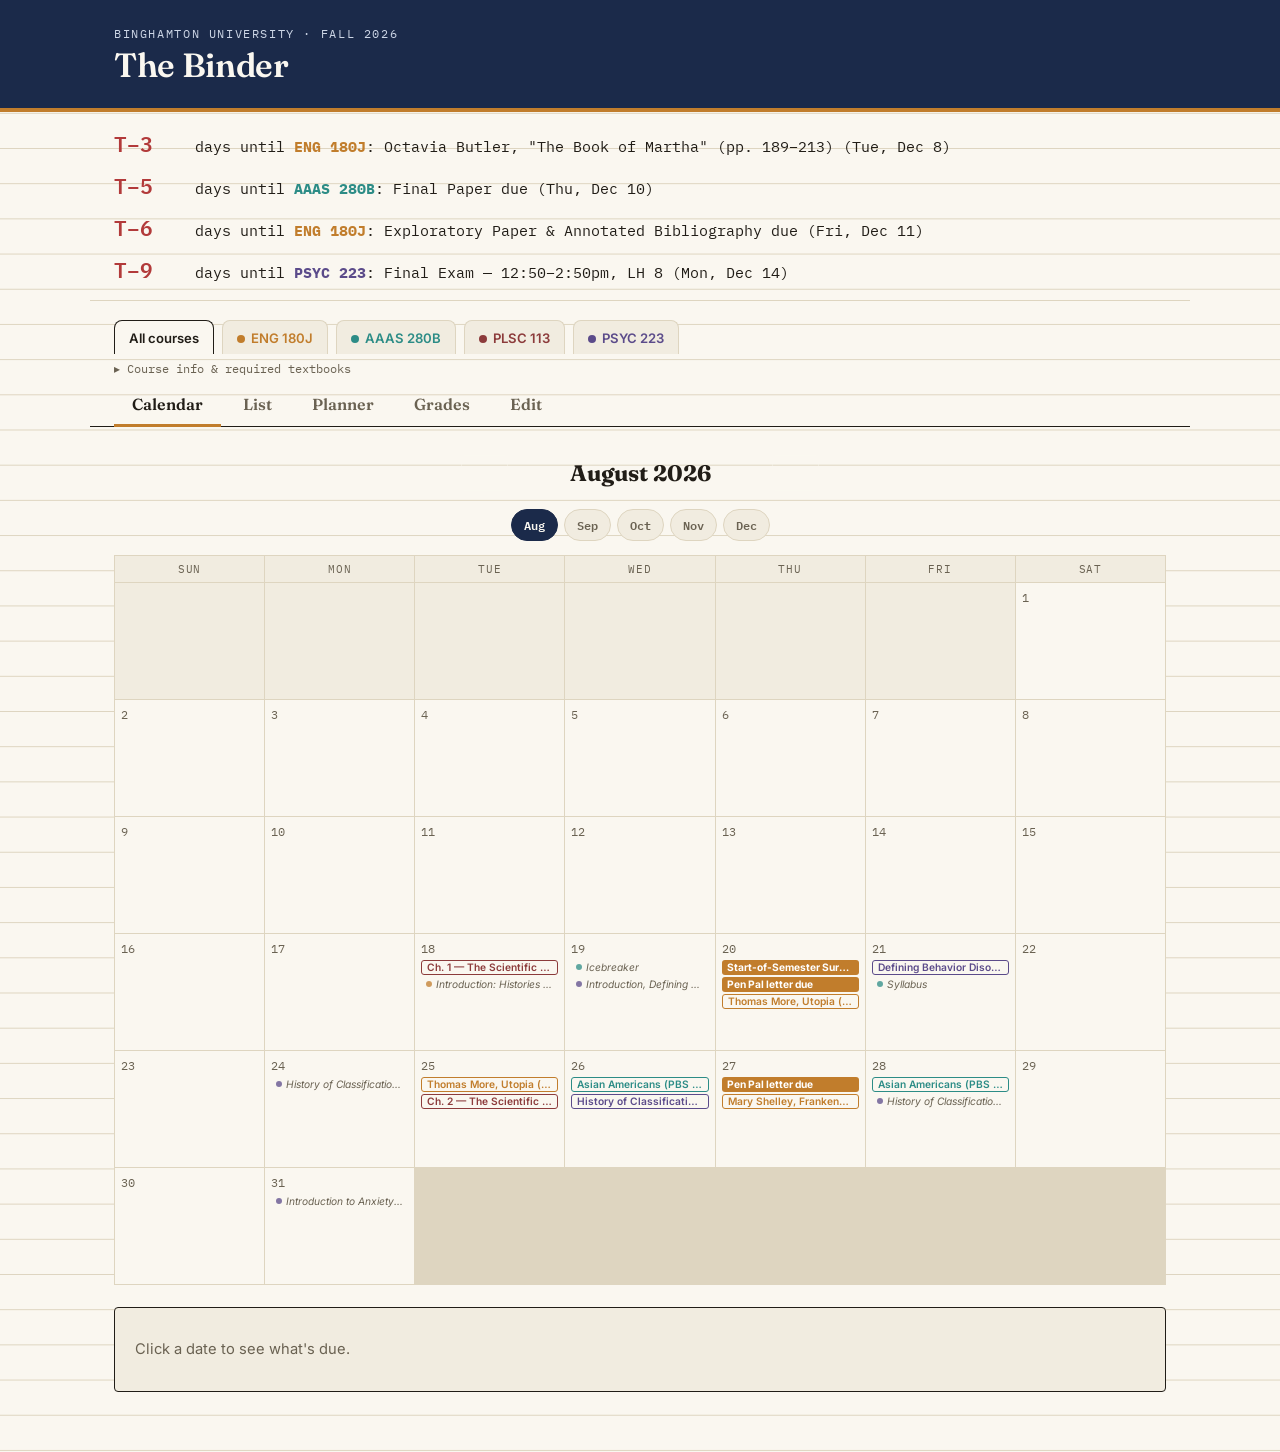
<file: index.html>
<!DOCTYPE html>
<html lang="en">
<head>
<meta charset="UTF-8">
<meta name="viewport" content="width=device-width, initial-scale=1.0">
<title>The Binder — Fall 2026</title>
<link rel="preconnect" href="https://fonts.googleapis.com">
<link rel="preconnect" href="https://fonts.gstatic.com" crossorigin>
<link href="https://fonts.googleapis.com/css2?family=Fraunces:ital,opsz,wght@0,9..144,400;0,9..144,600;0,9..144,700;1,9..144,500&family=Inter:wght@400;500;600;700&family=IBM+Plex+Mono:wght@400;500;600&display=swap" rel="stylesheet">
<link rel="stylesheet" href="style.css?v=6">
</head>
<body>

<header class="topbar">
  <div class="topbar-inner">
    <div class="brand">
      <span class="brand-eyebrow">Binghamton University · Fall 2026</span>
      <h1>The Binder</h1>
    </div>
  </div>
</header>

<section class="countdown-strip" id="countdown-strip" aria-live="polite">
  <!-- filled by JS -->
</section>

<nav class="course-tabs" id="course-filter">
  <!-- filled by JS: one binder-tab per course + "All" -->
</nav>

<details class="course-info" id="course-info">
  <summary>Course info &amp; required textbooks</summary>
  <div id="course-info-body"><!-- filled by JS --></div>
</details>

<nav class="view-tabs">
  <button class="view-tab active" data-view="calendar">Calendar</button>
  <button class="view-tab" data-view="list">List</button>
  <button class="view-tab" data-view="planner">Planner</button>
  <button class="view-tab" data-view="grades">Grades</button>
  <button class="view-tab" data-view="edit">Edit</button>
</nav>

<main>

  <!-- CALENDAR VIEW -->
  <section id="view-calendar" class="view">
    <div class="month-nav">
      <button id="month-prev" class="btn btn-ghost" aria-label="Previous month">←</button>
      <h2 id="month-label"></h2>
      <button id="month-next" class="btn btn-ghost" aria-label="Next month">→</button>
    </div>
    <div class="month-tabs" id="month-tabs"><!-- filled by JS: Aug–Dec quick-jump buttons --></div>
    <div class="calendar-grid" id="calendar-grid"></div>
    <div class="day-detail" id="day-detail">
      <p class="muted">Click a date to see what's due.</p>
    </div>
  </section>

  <!-- LIST VIEW -->
  <section id="view-list" class="view" hidden>
    <table class="list-table" id="list-table">
      <thead>
        <tr>
          <th>Date</th>
          <th>Course</th>
          <th>Event</th>
          <th>Type</th>
        </tr>
      </thead>
      <tbody></tbody>
    </table>
  </section>

  <!-- PLANNER VIEW -->
  <section id="view-planner" class="view" hidden>
    <div class="planner-header">
      <p class="muted">Every assignment and exam from your syllabi, in order. Check things off as you finish them — this is saved on this device only.</p>
    </div>
    <ul class="planner-list" id="planner-list"></ul>

    <div class="planner-add">
      <h3>Add your own task</h3>
      <form id="custom-task-form">
        <input type="text" id="custom-task-title" placeholder="e.g. Draft outline for Paper 2" required>
        <input type="date" id="custom-task-date" required>
        <button type="submit" class="btn btn-primary">Add</button>
      </form>
    </div>
  </section>

  <!-- GRADES VIEW -->
  <section id="view-grades" class="view" hidden>
    <div id="grades-root"></div>
  </section>

  <!-- EDIT VIEW -->
  <section id="view-edit" class="view" hidden>
    <div class="edit-header">
      <p class="muted">Change anything here — dates, titles, details, even course names and colors. Everything saves automatically in this browser, so no editing code files. Use <strong>reset</strong> to undo a single change, or the button below to start over completely.</p>
      <button id="btn-reset-edits" class="btn btn-ghost btn-small">Reset all my edits</button>
    </div>

    <h3>Email reminders</h3>
    <div class="reminder-box">
      <p class="muted">Get one email each morning (~7am) listing everything that's due today or overdue and not checked off yet. Check an item off in the Planner and it drops out of the emails. One-time setup takes about 5 minutes — see <code>email-reminders/SETUP.md</code>, then paste the two values it gives you here.</p>
      <div class="reminder-fields">
        <label>Web app URL<input type="url" id="reminder-url" placeholder="https://script.google.com/macros/s/…/exec" autocomplete="off"></label>
        <label>Secret<input type="password" id="reminder-secret" placeholder="the SECRET from Code.gs" autocomplete="off"></label>
      </div>
      <div class="reminder-actions">
        <button type="button" id="btn-reminder-save" class="btn btn-primary btn-small">Save &amp; sync</button>
        <button type="button" id="btn-reminder-test" class="btn btn-ghost btn-small">Send test email</button>
        <button type="button" id="btn-reminder-off" class="btn btn-ghost btn-small">Turn off</button>
      </div>
      <div id="reminder-status" class="reminder-status" aria-live="polite"></div>
      <div class="reminder-version">Site build v6 · if you ever see “couldn't read the reply”, this page is an old cached copy — hard refresh (Cmd/Ctrl+Shift+R).</div>
    </div>

    <h3>Courses</h3>
    <div id="edit-courses" class="edit-courses"></div>

    <h3>Events</h3>
    <div class="edit-events-head">
      <span></span><span>Course</span><span>Date</span><span>Type</span><span>Title</span><span>Detail</span><span></span>
    </div>
    <div id="edit-events" class="edit-events"></div>

    <div class="planner-add">
      <h3>Add a new event</h3>
      <form id="add-event-form">
        <select id="new-event-course" required></select>
        <input type="date" id="new-event-date" required>
        <select id="new-event-type">
          <option value="assignment">Assignment</option>
          <option value="exam">Exam</option>
          <option value="reading">Reading</option>
          <option value="note">Note</option>
        </select>
        <input type="text" id="new-event-title" placeholder="Title" required>
        <input type="text" id="new-event-detail" placeholder="Detail (optional)">
        <button type="submit" class="btn btn-primary">Add event</button>
      </form>
    </div>
  </section>

</main>


<script src="data.js?v=6"></script>
<script src="grades.js?v=6"></script>
<script src="app.js?v=6"></script>
</body>
</html>
</file>
<file: style.css>
:root {
  --paper: #faf7f0;
  --paper-dim: #f1ece0;
  --ink: #211d17;
  --ink-soft: #6a6252;
  --line: #ded5c0;
  --accent: #1b2a4a;
  --futures: #c17d2c;
  --aaas: #2c8c86;
  --plsc: #8c3b3b;
  --psyc: #5b4b8a;
  --exam-red: #b23a3a;
  --font-display: "Fraunces", serif;
  --font-body: "Inter", sans-serif;
  --font-mono: "IBM Plex Mono", monospace;
}

* { box-sizing: border-box; }

html, body {
  margin: 0;
  padding: 0;
  background: var(--paper);
  color: var(--ink);
  font-family: var(--font-body);
}

body {
  background-image:
    linear-gradient(var(--line) 1px, transparent 1px);
  background-size: 100% 2.2em;
  background-position: 0 148px;
}

a { color: var(--accent); }

.muted { color: var(--ink-soft); font-size: 0.92rem; }

/* ---------- Topbar ---------- */
.topbar {
  background: var(--accent);
  color: var(--paper);
  border-bottom: 4px solid var(--futures);
}
.topbar-inner {
  max-width: 1100px;
  margin: 0 auto;
  padding: 22px 24px;
  display: flex;
  justify-content: space-between;
  align-items: flex-end;
  flex-wrap: wrap;
  gap: 14px;
}
.brand-eyebrow {
  font-family: var(--font-mono);
  font-size: 0.72rem;
  letter-spacing: 0.14em;
  text-transform: uppercase;
  color: #cdd6e6;
}
.brand h1 {
  font-family: var(--font-display);
  font-weight: 600;
  font-size: 2.1rem;
  margin: 2px 0 0;
  letter-spacing: -0.01em;
}
.topbar-actions { display: flex; gap: 10px; flex-wrap: wrap; }

.btn {
  font-family: var(--font-body);
  font-weight: 600;
  font-size: 0.85rem;
  border-radius: 3px;
  padding: 9px 16px;
  border: 1.5px solid transparent;
  cursor: pointer;
  transition: transform 0.08s ease, background 0.15s ease;
}
.btn:active { transform: translateY(1px); }
.btn-primary {
  background: var(--futures);
  color: #201400;
  border-color: var(--futures);
}
.btn-primary:hover { background: #d68b38; }
.btn-ghost {
  background: transparent;
  color: var(--paper);
  border-color: rgba(250,247,240,0.4);
}
.btn-ghost:hover { background: rgba(250,247,240,0.12); }

/* ---------- Countdown strip ---------- */
.countdown-strip {
  max-width: 1100px;
  margin: 0 auto;
  padding: 14px 24px;
  font-family: var(--font-mono);
  font-size: 0.95rem;
  display: flex;
  flex-direction: column;
  gap: 8px;
  border-bottom: 1px solid var(--line);
}
.countdown-strip .cd-item {
  display: flex;
  align-items: baseline;
  gap: 14px;
  flex-wrap: wrap;
}
.countdown-strip .cd-days {
  font-size: 1.3rem;
  font-weight: 600;
  color: var(--exam-red);
  min-width: 3.2em;
}
.countdown-strip .cd-empty { color: var(--ink-soft); }

/* ---------- Course tabs (binder tabs) ---------- */
.course-tabs {
  max-width: 1100px;
  margin: 0 auto;
  padding: 18px 24px 0;
  display: flex;
  gap: 8px;
  flex-wrap: wrap;
}
.tab-chip {
  font-family: var(--font-body);
  font-weight: 600;
  font-size: 0.82rem;
  padding: 9px 14px 8px;
  border-radius: 8px 8px 0 0;
  border: 1.5px solid var(--line);
  border-bottom: none;
  background: var(--paper-dim);
  color: var(--ink-soft);
  cursor: pointer;
  position: relative;
  top: 1px;
}
.tab-chip.active {
  background: var(--paper);
  color: var(--ink);
  border-color: currentColor;
}
.tab-chip .dot {
  display: inline-block;
  width: 8px; height: 8px;
  border-radius: 50%;
  margin-right: 6px;
}

/* ---------- Course info panel (instructor/meeting/textbooks) ---------- */
.course-info {
  max-width: 1100px;
  margin: 0 auto;
  padding: 0 24px;
}
.course-info summary {
  cursor: pointer;
  font-family: var(--font-mono);
  font-size: 0.75rem;
  color: var(--ink-soft);
  padding: 8px 0;
  list-style: none;
}
.course-info summary::-webkit-details-marker { display: none; }
.course-info summary::before { content: "▸ "; }
.course-info[open] summary::before { content: "▾ "; }
#course-info-body {
  display: grid;
  grid-template-columns: repeat(auto-fill, minmax(260px, 1fr));
  gap: 12px;
  padding-bottom: 16px;
}
.course-info-card {
  border: 1.5px solid var(--line);
  border-left-width: 4px;
  border-radius: 4px;
  padding: 12px 14px;
  background: var(--paper-dim);
}
.course-info-head { font-size: 0.9rem; margin-bottom: 4px; }
.course-info-head .dot { display: none; } /* color already shown via left border + text color */
.course-info-meta {
  font-family: var(--font-mono);
  font-size: 0.72rem;
  color: var(--ink-soft);
  margin-bottom: 8px;
}
.course-info-books-label {
  font-family: var(--font-mono);
  font-size: 0.66rem;
  text-transform: uppercase;
  letter-spacing: 0.04em;
  color: var(--ink-soft);
  margin-bottom: 4px;
}
.course-info-books {
  margin: 0;
  padding-left: 18px;
  font-size: 0.8rem;
  line-height: 1.4;
}
.course-info-books li { margin-bottom: 3px; }

/* ---------- View tabs ---------- */
.view-tabs {
  max-width: 1100px;
  margin: 0 auto;
  padding: 0 24px;
  display: flex;
  gap: 4px;
  border-bottom: 1.5px solid var(--ink);
}
.view-tab {
  font-family: var(--font-display);
  font-size: 1rem;
  font-weight: 600;
  background: none;
  border: none;
  padding: 10px 18px;
  cursor: pointer;
  color: var(--ink-soft);
  border-bottom: 3px solid transparent;
  margin-bottom: -1.5px;
}
.view-tab.active {
  color: var(--ink);
  border-bottom-color: var(--futures);
}

main {
  max-width: 1100px;
  margin: 0 auto;
  padding: 28px 24px 60px;
}

/* ---------- Calendar ---------- */
.month-nav {
  display: flex;
  align-items: center;
  justify-content: center;
  gap: 22px;
  margin-bottom: 18px;
}
.month-nav h2 {
  font-family: var(--font-display);
  font-size: 1.4rem;
  margin: 0;
  min-width: 220px;
  text-align: center;
}
.month-tabs {
  display: flex;
  justify-content: center;
  gap: 6px;
  margin-bottom: 14px;
}
.month-tab {
  font-family: var(--font-mono);
  font-size: 0.78rem;
  font-weight: 600;
  padding: 5px 12px;
  border-radius: 20px;
  border: 1.5px solid var(--line);
  background: var(--paper-dim);
  color: var(--ink-soft);
  cursor: pointer;
}
.month-tab:hover { border-color: var(--accent); color: var(--ink); }
.month-tab.active {
  background: var(--accent);
  border-color: var(--accent);
  color: var(--paper);
}
.calendar-grid {
  display: grid;
  grid-template-columns: repeat(7, 1fr);
  gap: 1px;
  background: var(--line);
  border: 1px solid var(--line);
}
.cal-weekday {
  background: var(--paper-dim);
  font-family: var(--font-mono);
  font-size: 0.68rem;
  letter-spacing: 0.08em;
  text-transform: uppercase;
  text-align: center;
  padding: 6px 0;
  color: var(--ink-soft);
}
.cal-day {
  background: var(--paper);
  height: 116px;
  padding: 6px 6px 4px;
  cursor: pointer;
  position: relative;
  display: flex;
  flex-direction: column;
  overflow: hidden;
}
.cal-day.empty { background: var(--paper-dim); cursor: default; }
.cal-day:hover:not(.empty) { background: #fff9ec; }
.cal-day.selected { outline: 2px solid var(--futures); outline-offset: -2px; }
.cal-day .day-num {
  flex: 0 0 auto;
  font-family: var(--font-mono);
  font-size: 0.78rem;
  color: var(--ink-soft);
}
.cal-day.today .day-num {
  background: var(--accent);
  color: var(--paper);
  border-radius: 50%;
  width: 20px; height: 20px;
  display: inline-flex;
  align-items: center;
  justify-content: center;
}

/* Event chips inside a calendar day. Course color comes in via the
   --course-color custom property set inline per row; the type (exam /
   assignment / reading / note) controls how bold or muted that color
   is rendered, so the two axes (subject + type) are both visible at a
   glance. */
.cal-events {
  flex: 1 1 auto;
  min-height: 0;
  overflow: hidden;
  display: flex;
  flex-direction: column;
  gap: 2px;
  margin-top: 4px;
}
.cal-ev {
  flex: 0 0 auto;
  display: flex;
  align-items: center;
  gap: 4px;
  font-size: 0.64rem;
  line-height: 1.3;
  padding: 1px 5px;
  border-radius: 3px;
  white-space: nowrap;
  overflow: hidden;
}
.cal-ev-marker { flex: 0 0 auto; width: 6px; height: 6px; border-radius: 50%; background: var(--course-color); }
.cal-ev-text { overflow: hidden; text-overflow: ellipsis; white-space: nowrap; }

/* Exams & assignments: solid, high-contrast chip — these are the "do
   something" items */
.cal-ev-exam, .cal-ev-assignment {
  background: var(--course-color);
  color: #fff;
  font-weight: 700;
}
.cal-ev-exam .cal-ev-marker, .cal-ev-assignment .cal-ev-marker { display: none; }
.cal-ev-exam { box-shadow: inset 0 0 0 1.5px var(--exam-red); }

/* Readings: outlined chip in the course color — reference material,
   not due-today urgency */
.cal-ev-reading {
  background: transparent;
  border: 1.4px solid var(--course-color);
  color: var(--course-color);
  font-weight: 600;
  padding: 0 5px;
}
.cal-ev-reading .cal-ev-marker { display: none; }

/* Notes (lecture topics, breaks, schedule quirks): plain, muted,
   de-emphasized text with just a small course-colored dot — these are
   informational, not actionable */
.cal-ev-note {
  background: transparent;
  color: var(--ink-soft);
  font-style: italic;
  font-weight: 400;
}
.cal-ev-note .cal-ev-marker { opacity: 0.75; }

.cal-more {
  flex: 0 0 auto;
  font-family: var(--font-mono);
  font-size: 0.6rem;
  color: var(--ink-soft);
  margin-top: 1px;
}

.day-detail {
  margin-top: 22px;
  padding: 18px 20px;
  border: 1.5px solid var(--ink);
  background: var(--paper-dim);
  border-radius: 4px;
}
.day-detail h3 {
  font-family: var(--font-display);
  margin: 0 0 10px;
}
.day-event {
  display: flex;
  gap: 10px;
  padding: 10px 0;
  border-top: 1px solid var(--line);
}
.day-event:first-of-type { border-top: none; }
.day-event .bar { width: 4px; border-radius: 2px; align-self: stretch; }
.day-event .badge {
  font-family: var(--font-mono);
  font-size: 0.65rem;
  text-transform: uppercase;
  letter-spacing: 0.06em;
  color: var(--ink-soft);
}
.day-event .badge.exam { color: var(--exam-red); font-weight: 600; }
.day-event .badge.reading { color: var(--aaas); }
.day-event .ev-title { font-weight: 600; margin: 2px 0; }
.day-event .ev-course { font-size: 0.8rem; color: var(--ink-soft); }

/* ---------- List view ---------- */
.list-table {
  width: 100%;
  border-collapse: collapse;
  font-size: 0.92rem;
}
.list-table th {
  text-align: left;
  font-family: var(--font-mono);
  font-size: 0.7rem;
  text-transform: uppercase;
  letter-spacing: 0.06em;
  color: var(--ink-soft);
  padding: 8px 10px;
  border-bottom: 2px solid var(--ink);
}
.list-table td {
  padding: 10px;
  border-bottom: 1px solid var(--line);
  vertical-align: top;
}
.list-table tr:hover td { background: var(--paper-dim); }
.list-table .course-pill {
  display: inline-flex;
  align-items: center;
  gap: 6px;
  font-size: 0.8rem;
  font-weight: 600;
}
.list-table .course-pill .dot { width: 8px; height: 8px; border-radius: 50%; }
.type-badge {
  font-family: var(--font-mono);
  font-size: 0.68rem;
  text-transform: uppercase;
  padding: 2px 7px;
  border-radius: 3px;
  border: 1px solid currentColor;
}
.type-badge.exam { color: var(--exam-red); }
.type-badge.assignment { color: var(--accent); }
.type-badge.reading { color: var(--aaas); }
.type-badge.note { color: var(--ink-soft); }

/* ---------- Planner ---------- */
.planner-header { margin-bottom: 14px; }
.planner-list { list-style: none; padding: 0; margin: 0 0 30px; }
.planner-item {
  display: flex;
  align-items: flex-start;
  gap: 12px;
  padding: 12px 8px;
  border-bottom: 1px solid var(--line);
}
.planner-item.done { opacity: 0.45; }
.planner-item.done .p-title { text-decoration: line-through; }
.planner-item input[type=checkbox] {
  margin-top: 3px;
  width: 17px; height: 17px;
  accent-color: var(--futures);
}
.planner-item .p-title { font-weight: 600; }
.planner-item .p-detail {
  font-size: 0.8rem;
  color: var(--ink-soft);
  margin-top: 2px;
  line-height: 1.35;
}
.planner-item .p-meta {
  font-family: var(--font-mono);
  font-size: 0.72rem;
  color: var(--ink-soft);
  margin-top: 2px;
}
.planner-item .p-course-dot {
  display: inline-block;
  width: 8px; height: 8px;
  border-radius: 50%;
  margin-right: 5px;
}
.planner-item .overdue { color: var(--exam-red); font-weight: 600; }

.planner-add {
  border-top: 1.5px solid var(--ink);
  padding-top: 18px;
}
.planner-add h3 { font-family: var(--font-display); margin: 0 0 10px; }
.planner-add form {
  display: flex;
  gap: 8px;
  flex-wrap: wrap;
}
.planner-add input[type=text] {
  flex: 1;
  min-width: 220px;
  padding: 9px 10px;
  border: 1.5px solid var(--line);
  border-radius: 3px;
  font-family: var(--font-body);
}
.planner-add input[type=date] {
  padding: 9px 10px;
  border: 1.5px solid var(--line);
  border-radius: 3px;
  font-family: var(--font-body);
}

/* ---------- Footer ---------- */
footer {
  max-width: 1100px;
  margin: 0 auto;
  padding: 20px 24px 50px;
  font-size: 0.8rem;
  color: var(--ink-soft);
  border-top: 1px solid var(--line);
}
footer code {
  background: var(--paper-dim);
  padding: 1px 5px;
  border-radius: 3px;
}

/* ---------- Edit view ---------- */
.edit-header {
  display: flex;
  align-items: flex-start;
  justify-content: space-between;
  gap: 16px;
  flex-wrap: wrap;
  margin-bottom: 22px;
  padding-bottom: 14px;
  border-bottom: 1.5px solid var(--ink);
}
.edit-header p { margin: 0; max-width: 640px; }
.btn-small { padding: 6px 12px; font-size: 0.78rem; flex-shrink: 0; }
#view-edit h3 { font-family: var(--font-display); margin: 26px 0 12px; }
#view-edit h3:first-of-type { margin-top: 0; }

.reminder-box {
  border: 1.5px solid var(--line);
  border-radius: 6px;
  padding: 14px 16px;
  background: var(--paper-dim);
}
.reminder-box p { margin: 0 0 12px; }
.reminder-fields {
  display: grid;
  grid-template-columns: 2fr 1fr;
  gap: 10px;
  margin-bottom: 12px;
}
.reminder-fields label {
  display: flex;
  flex-direction: column;
  gap: 3px;
  font-family: var(--font-mono);
  font-size: 0.7rem;
  text-transform: uppercase;
  letter-spacing: 0.04em;
  color: var(--ink-soft);
}
.reminder-fields input {
  font-family: var(--font-body);
  font-size: 0.85rem;
  text-transform: none;
  letter-spacing: normal;
  padding: 7px 9px;
  border: 1.5px solid var(--line);
  border-radius: 3px;
  background: var(--paper);
}
.reminder-actions { display: flex; gap: 8px; flex-wrap: wrap; }
.reminder-status {
  margin-top: 10px;
  font-family: var(--font-mono);
  font-size: 0.78rem;
  color: var(--ink-soft);
  min-height: 1.1em;
}
.reminder-version { margin-top: 8px; font-family: var(--font-mono); font-size: 0.66rem; color: var(--ink-soft); opacity: 0.8; }
.reminder-status.error { color: var(--exam-red); font-weight: 600; }
@media (max-width: 640px) { .reminder-fields { grid-template-columns: 1fr; } }

.edit-courses {
  display: grid;
  grid-template-columns: repeat(auto-fill, minmax(240px, 1fr));
  gap: 12px;
}
.edit-course-card {
  border: 1.5px solid var(--line);
  border-radius: 6px;
  padding: 12px 14px;
  background: var(--paper-dim);
}
.edit-course-head {
  display: flex;
  align-items: center;
  gap: 7px;
  margin-bottom: 10px;
  font-size: 0.9rem;
}
.edit-course-head .dot { width: 9px; height: 9px; border-radius: 50%; }
.edit-course-fields { display: flex; flex-direction: column; gap: 7px; }
.edit-course-fields label {
  display: flex;
  flex-direction: column;
  gap: 3px;
  font-size: 0.7rem;
  color: var(--ink-soft);
  font-family: var(--font-mono);
  text-transform: uppercase;
  letter-spacing: 0.04em;
}
.edit-course-fields input[type=text] {
  font-family: var(--font-body);
  text-transform: none;
  letter-spacing: normal;
  font-size: 0.88rem;
  padding: 6px 8px;
  border: 1.5px solid var(--line);
  border-radius: 3px;
  background: var(--paper);
}
.edit-course-fields .color-field { flex-direction: row; align-items: center; gap: 8px; }
.edit-course-fields input[type=color] {
  width: 34px; height: 26px;
  padding: 0; border: 1.5px solid var(--line); border-radius: 3px;
  background: var(--paper);
}

.edit-events-head {
  display: none;
}
.edit-events { display: flex; flex-direction: column; gap: 6px; }
.edit-event-row {
  display: grid;
  grid-template-columns: 10px 96px 138px 118px 1.4fr 1.4fr auto;
  gap: 8px;
  align-items: center;
  padding: 6px 4px;
  border-bottom: 1px solid var(--line);
}
.edit-event-row .dot { width: 8px; height: 8px; border-radius: 50%; justify-self: center; }
.edit-event-row input, .edit-event-row select {
  font-family: var(--font-body);
  font-size: 0.82rem;
  padding: 6px 7px;
  border: 1.5px solid var(--line);
  border-radius: 3px;
  background: var(--paper);
  width: 100%;
}
.edit-event-actions { display: flex; gap: 8px; white-space: nowrap; }
.link-btn {
  background: none;
  border: none;
  padding: 0;
  font-family: var(--font-mono);
  font-size: 0.72rem;
  color: var(--accent);
  text-decoration: underline;
  cursor: pointer;
}
.link-btn.danger { color: var(--exam-red); }

@media (min-width: 900px) {
  .edit-events-head {
    display: grid;
    grid-template-columns: 10px 96px 138px 118px 1.4fr 1.4fr auto;
    gap: 8px;
    font-family: var(--font-mono);
    font-size: 0.68rem;
    text-transform: uppercase;
    letter-spacing: 0.05em;
    color: var(--ink-soft);
    padding: 0 4px 6px;
    border-bottom: 2px solid var(--ink);
  }
}

@media (max-width: 899px) {
  .edit-event-row {
    grid-template-columns: 1fr 1fr;
    grid-template-areas:
      "dot course"
      "date type"
      "title title"
      "detail detail"
      "actions actions";
    border: 1.5px solid var(--line);
    border-radius: 4px;
    padding: 10px;
    margin-bottom: 4px;
  }
  .edit-event-row .dot { display: none; }
  .edit-event-actions { justify-content: flex-end; }
}

@media (max-width: 640px) {
  .brand h1 { font-size: 1.6rem; }
  .cal-day { height: 92px; padding: 4px 4px 3px; }
  .cal-ev { font-size: 0.58rem; padding: 1px 4px; }
}

/* ---------- Grades ---------- */
#grades-root { display: flex; flex-direction: column; gap: 18px; }
.g-summary {
  border: 1.5px solid var(--ink);
  border-radius: 6px;
  padding: 16px 18px;
  background: var(--paper-dim);
}
.g-summary-top { display: flex; flex-wrap: wrap; gap: 14px 36px; align-items: flex-end; margin-bottom: 8px; }
.g-stat-label { font-family: var(--font-mono); font-size: 0.68rem; text-transform: uppercase; letter-spacing: 0.05em; color: var(--ink-soft); }
.g-stat-value { font-family: var(--font-display); font-size: 2.3rem; font-weight: 600; line-height: 1.1; }
.g-stat-value.small { font-size: 1.5rem; }
.g-stat-sub { font-size: 0.78rem; color: var(--ink-soft); margin-top: 2px; min-height: 1em; }
.g-prev { display: flex; flex-wrap: wrap; align-items: center; gap: 10px 14px; margin: 12px 0 8px; font-size: 0.82rem; color: var(--ink-soft); }
.g-inline { display: inline-flex; align-items: center; gap: 6px; font-size: 0.82rem; }
.g-summary input[type=number], .g-course input[type=number] {
  font-family: var(--font-body);
  font-size: 0.85rem;
  padding: 5px 7px;
  border: 1.5px solid var(--line);
  border-radius: 3px;
  background: var(--paper);
  width: 74px;
}

.g-course {
  border: 1.5px solid var(--line);
  border-left-width: 5px;
  border-radius: 6px;
  padding: 14px 16px 12px;
  background: var(--paper);
}
.g-course-head { display: flex; justify-content: space-between; align-items: baseline; gap: 12px; flex-wrap: wrap; }
.g-big { font-family: var(--font-display); font-size: 2rem; font-weight: 600; }
.g-letter { font-family: var(--font-mono); font-size: 1.15rem; font-weight: 700; margin-left: 10px; }
.g-sub { font-size: 0.8rem; color: var(--ink-soft); margin: 2px 0 6px; }
.g-sub.warn { color: var(--exam-red); font-weight: 600; }
.g-opts { display: flex; flex-wrap: wrap; align-items: center; gap: 8px 18px; margin: 8px 0 12px; }
.g-opts .g-credits { width: 58px; }
.g-hint { font-size: 0.74rem; color: var(--ink-soft); }

.g-table-head, .g-row {
  display: grid;
  grid-template-columns: 26px minmax(0, 1fr) 82px 172px 74px;
  gap: 8px;
  align-items: center;
}
.g-table-head {
  font-family: var(--font-mono); font-size: 0.64rem; text-transform: uppercase; letter-spacing: 0.05em;
  color: var(--ink-soft); padding: 0 0 5px; border-bottom: 2px solid var(--ink);
}
.g-row { padding: 6px 0; border-bottom: 1px solid var(--line); font-size: 0.86rem; }
.g-children { background: var(--paper-dim); padding-left: 18px; border-left: 3px solid var(--line); margin-bottom: 4px; }
.g-children .g-row:last-child { border-bottom: none; }
.g-head .g-comp-sum { font-size: 0.72rem; color: var(--ink-soft); text-align: right; grid-column: 4; }
.g-expand { background: none; border: 1.5px solid var(--line); border-radius: 3px; cursor: pointer; width: 24px; height: 24px; line-height: 1; color: var(--ink); }
.g-date { font-family: var(--font-mono); font-size: 0.68rem; color: var(--ink-soft); margin-left: 6px; }
.g-date.tba { color: var(--exam-red); }
.g-note { font-size: 0.74rem; color: var(--ink-soft); padding: 2px 0 6px 34px; }
.g-w { display: inline-flex; align-items: center; gap: 3px; }
.g-w input { width: 58px; }
.g-score { display: flex; align-items: center; gap: 5px; }
.g-score input { width: 70px; }
.g-pct { font-family: var(--font-mono); font-size: 0.82rem; text-align: right; font-weight: 600; }
.g-off .g-name, .g-off .g-pct { text-decoration: line-through; opacity: 0.45; }
.g-off .g-score input { opacity: 0.45; }

.g-need { display: flex; flex-wrap: wrap; align-items: center; gap: 8px; margin: 14px 0 8px; font-size: 0.86rem; padding: 10px 12px; background: var(--paper-dim); border-radius: 4px; }
.g-need select { font-family: var(--font-body); padding: 4px 6px; border: 1.5px solid var(--line); border-radius: 3px; background: var(--paper); }
.g-need [data-bind="need"] { font-weight: 600; }

.g-add { display: flex; flex-wrap: wrap; gap: 8px; margin: 10px 0 4px; }
.g-add select, .g-add input[type=text] { font-family: var(--font-body); font-size: 0.82rem; padding: 6px 8px; border: 1.5px solid var(--line); border-radius: 3px; background: var(--paper); }
.g-add input[type=text] { flex: 1 1 220px; }

.g-foot { display: flex; justify-content: space-between; align-items: flex-start; gap: 12px; flex-wrap: wrap; margin-top: 6px; }
.g-scale summary { cursor: pointer; font-family: var(--font-mono); font-size: 0.72rem; color: var(--ink-soft); padding: 4px 0; }
.g-scale-grid { display: flex; flex-wrap: wrap; gap: 8px 12px; margin: 8px 0; }
.g-scale-grid label { display: inline-flex; align-items: center; gap: 4px; font-family: var(--font-mono); font-size: 0.75rem; }
.g-scale-grid input { width: 64px !important; }

@media (max-width: 720px) {
  .g-table-head { display: none; }
  .g-row { grid-template-columns: 26px minmax(0, 1fr) auto; grid-template-areas: "c n p" "c w s"; row-gap: 4px; }
  .g-row > :nth-child(1) { grid-area: c; }
  .g-row > :nth-child(2) { grid-area: n; }
  .g-row > :nth-child(3) { grid-area: w; }
  .g-row > :nth-child(4) { grid-area: s; }
  .g-row > :nth-child(5) { grid-area: p; }
  .g-head .g-comp-sum { grid-column: auto; text-align: left; }
  .g-children { padding-left: 8px; }
}
</file>
